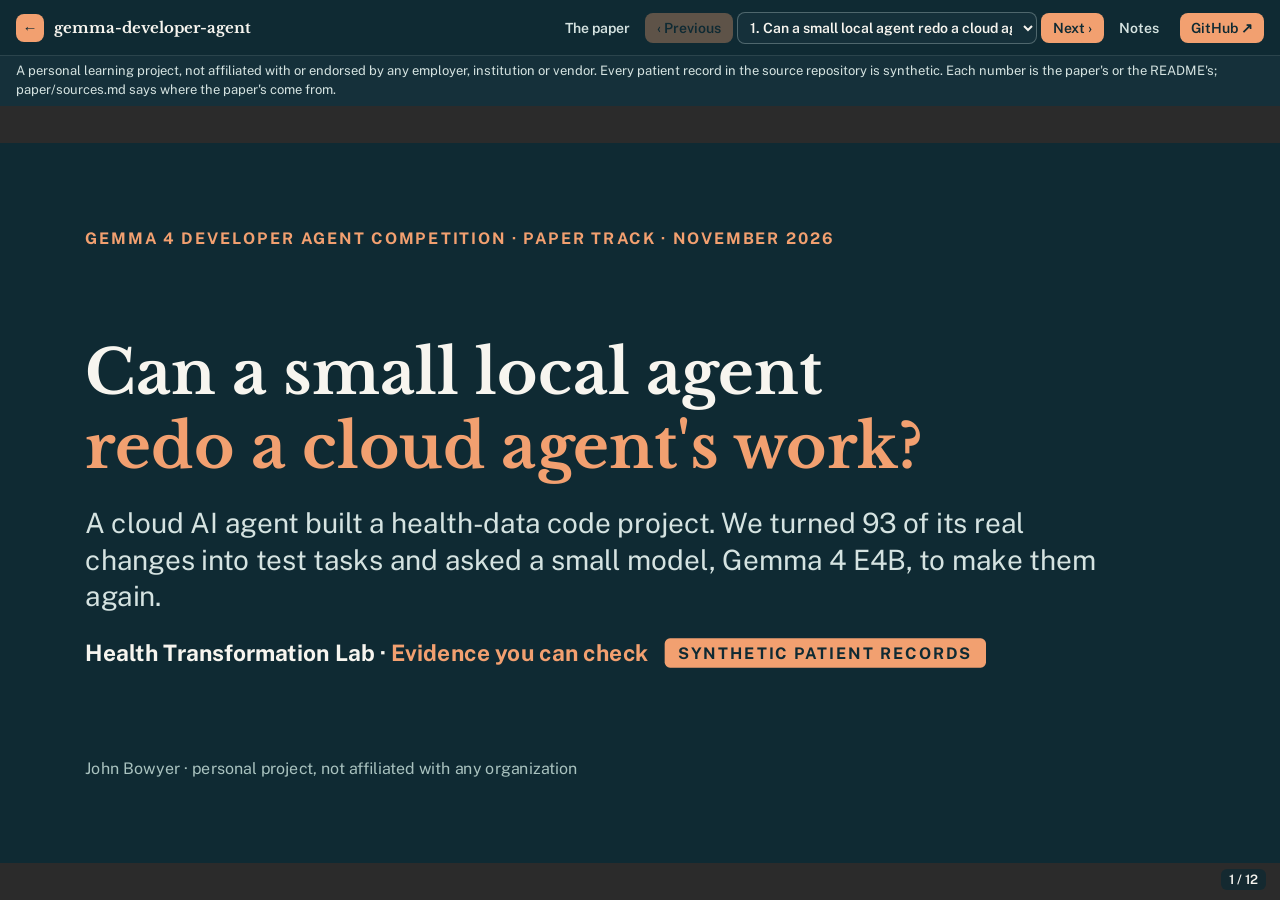
<file: docs/index.html>
<!doctype html>
<html lang="en"><head><meta charset="utf-8"><meta name="viewport" content="width=device-width,initial-scale=1">
<title>Can a small local agent redo a cloud agent's work? The pitch</title>
<meta http-equiv="refresh" content="0; url=pitch/deck.html">
<link rel="canonical" href="pitch/deck.html">
</head><body>
<p>The slides are at <a href="pitch/deck.html">pitch/deck.html</a>.</p>
</body></html>
</file>
